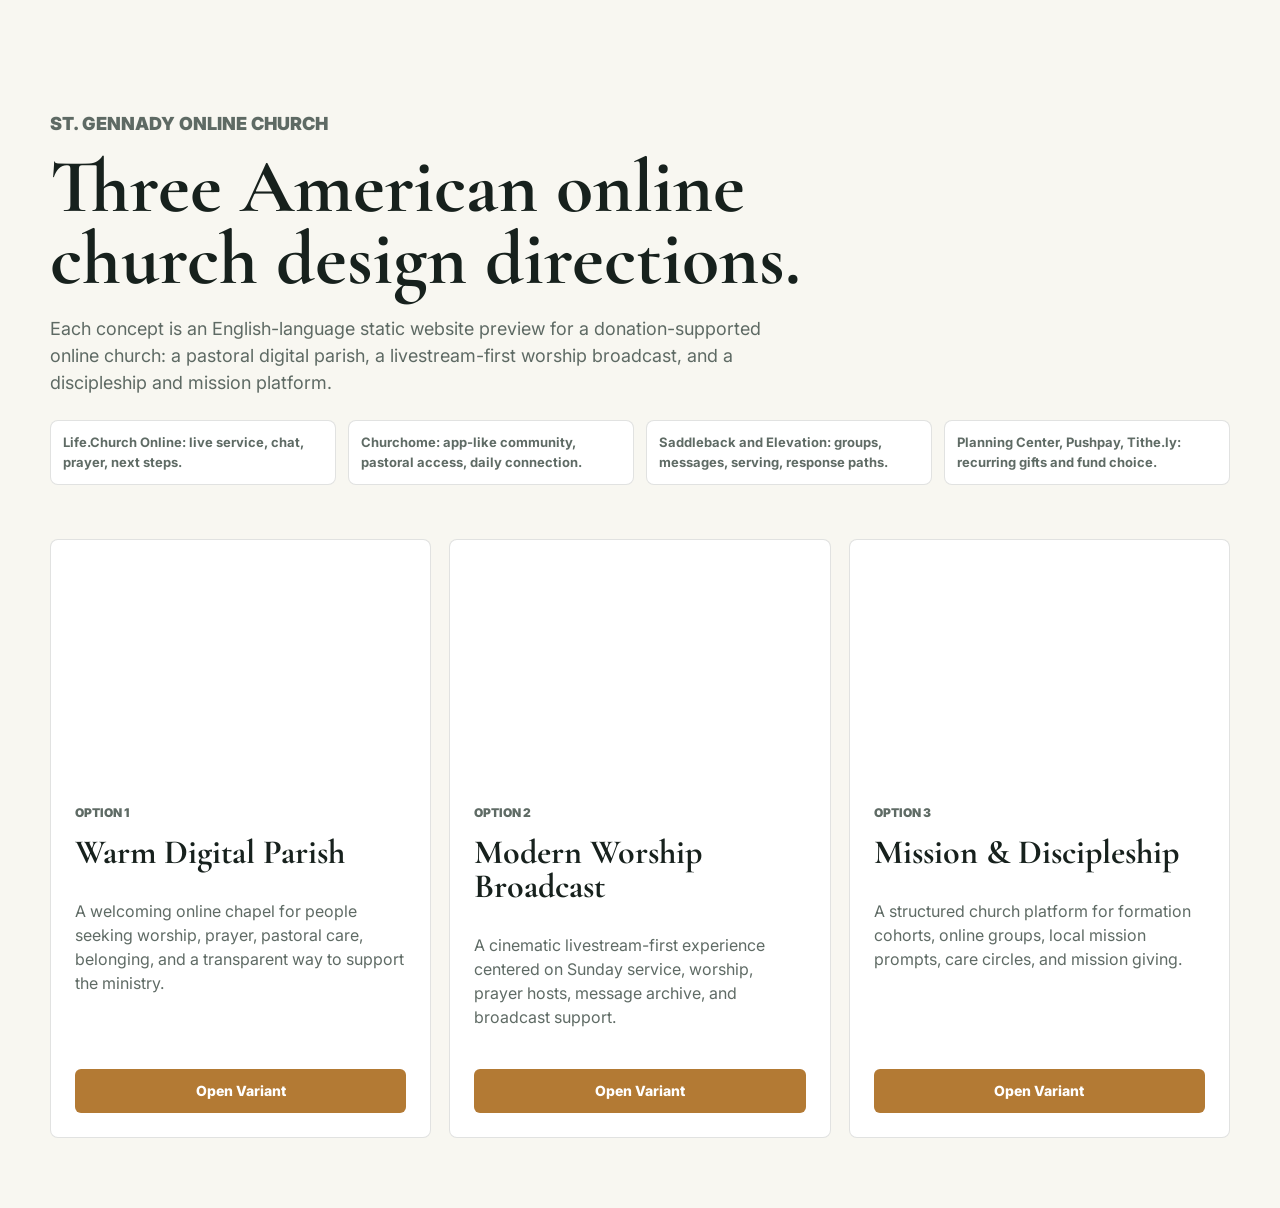
<file: site-variants/index.html>
<!doctype html>
<html lang="en">
  <head>
    <meta charset="utf-8">
    <meta name="viewport" content="width=device-width, initial-scale=1">
    <title>St. Gennady Online Church Design Variants</title>
    <link rel="preconnect" href="https://fonts.googleapis.com">
    <link rel="preconnect" href="https://fonts.gstatic.com" crossorigin>
    <link href="https://fonts.googleapis.com/css2?family=Cormorant+Garamond:wght@600;700&family=Inter:wght@400;600;700;800&display=swap" rel="stylesheet">
    <link rel="stylesheet" href="assets/styles.css">
  </head>
  <body class="preview-page">
    <main>
      <section class="preview-hero">
        <div class="shell">
          <p class="eyebrow">St. Gennady Online Church</p>
          <h1>Three American online church design directions.</h1>
          <p>Each concept is an English-language static website preview for a donation-supported online church: a pastoral digital parish, a livestream-first worship broadcast, and a discipleship and mission platform.</p>
          <div class="research-note" aria-label="Reference patterns used">
            <span>Life.Church Online: live service, chat, prayer, next steps.</span>
            <span>Churchome: app-like community, pastoral access, daily connection.</span>
            <span>Saddleback and Elevation: groups, messages, serving, response paths.</span>
            <span>Planning Center, Pushpay, Tithe.ly: recurring gifts and fund choice.</span>
          </div>
        </div>
      </section>
      <section class="shell preview-grid" aria-label="Design variants">
        <article class="preview-card">
          <div class="preview-image" style="--preview-image:url('https://images.unsplash.com/photo-1507692049790-de58290a4334?auto=format&fit=crop&w=1200&q=80')"></div>
          <div class="preview-content">
            <div>
              <p class="eyebrow">Option 1</p>
              <h2>Warm Digital Parish</h2>
              <p>A welcoming online chapel for people seeking worship, prayer, pastoral care, belonging, and a transparent way to support the ministry.</p>
            </div>
            <a class="button primary" href="warm-digital-parish/">Open Variant</a>
          </div>
        </article>
        <article class="preview-card">
          <div class="preview-image" style="--preview-image:url('https://images.unsplash.com/photo-1516450360452-9312f5e86fc7?auto=format&fit=crop&w=1200&q=80')"></div>
          <div class="preview-content">
            <div>
              <p class="eyebrow">Option 2</p>
              <h2>Modern Worship Broadcast</h2>
              <p>A cinematic livestream-first experience centered on Sunday service, worship, prayer hosts, message archive, and broadcast support.</p>
            </div>
            <a class="button primary" href="modern-worship-broadcast/">Open Variant</a>
          </div>
        </article>
        <article class="preview-card">
          <div class="preview-image" style="--preview-image:url('https://images.unsplash.com/photo-1529156069898-49953e39b3ac?auto=format&fit=crop&w=1200&q=80')"></div>
          <div class="preview-content">
            <div>
              <p class="eyebrow">Option 3</p>
              <h2>Mission & Discipleship</h2>
              <p>A structured church platform for formation cohorts, online groups, local mission prompts, care circles, and mission giving.</p>
            </div>
            <a class="button primary" href="mission-discipleship-platform/">Open Variant</a>
          </div>
        </article>
      </section>
    </main>
  </body>
</html>
</file>
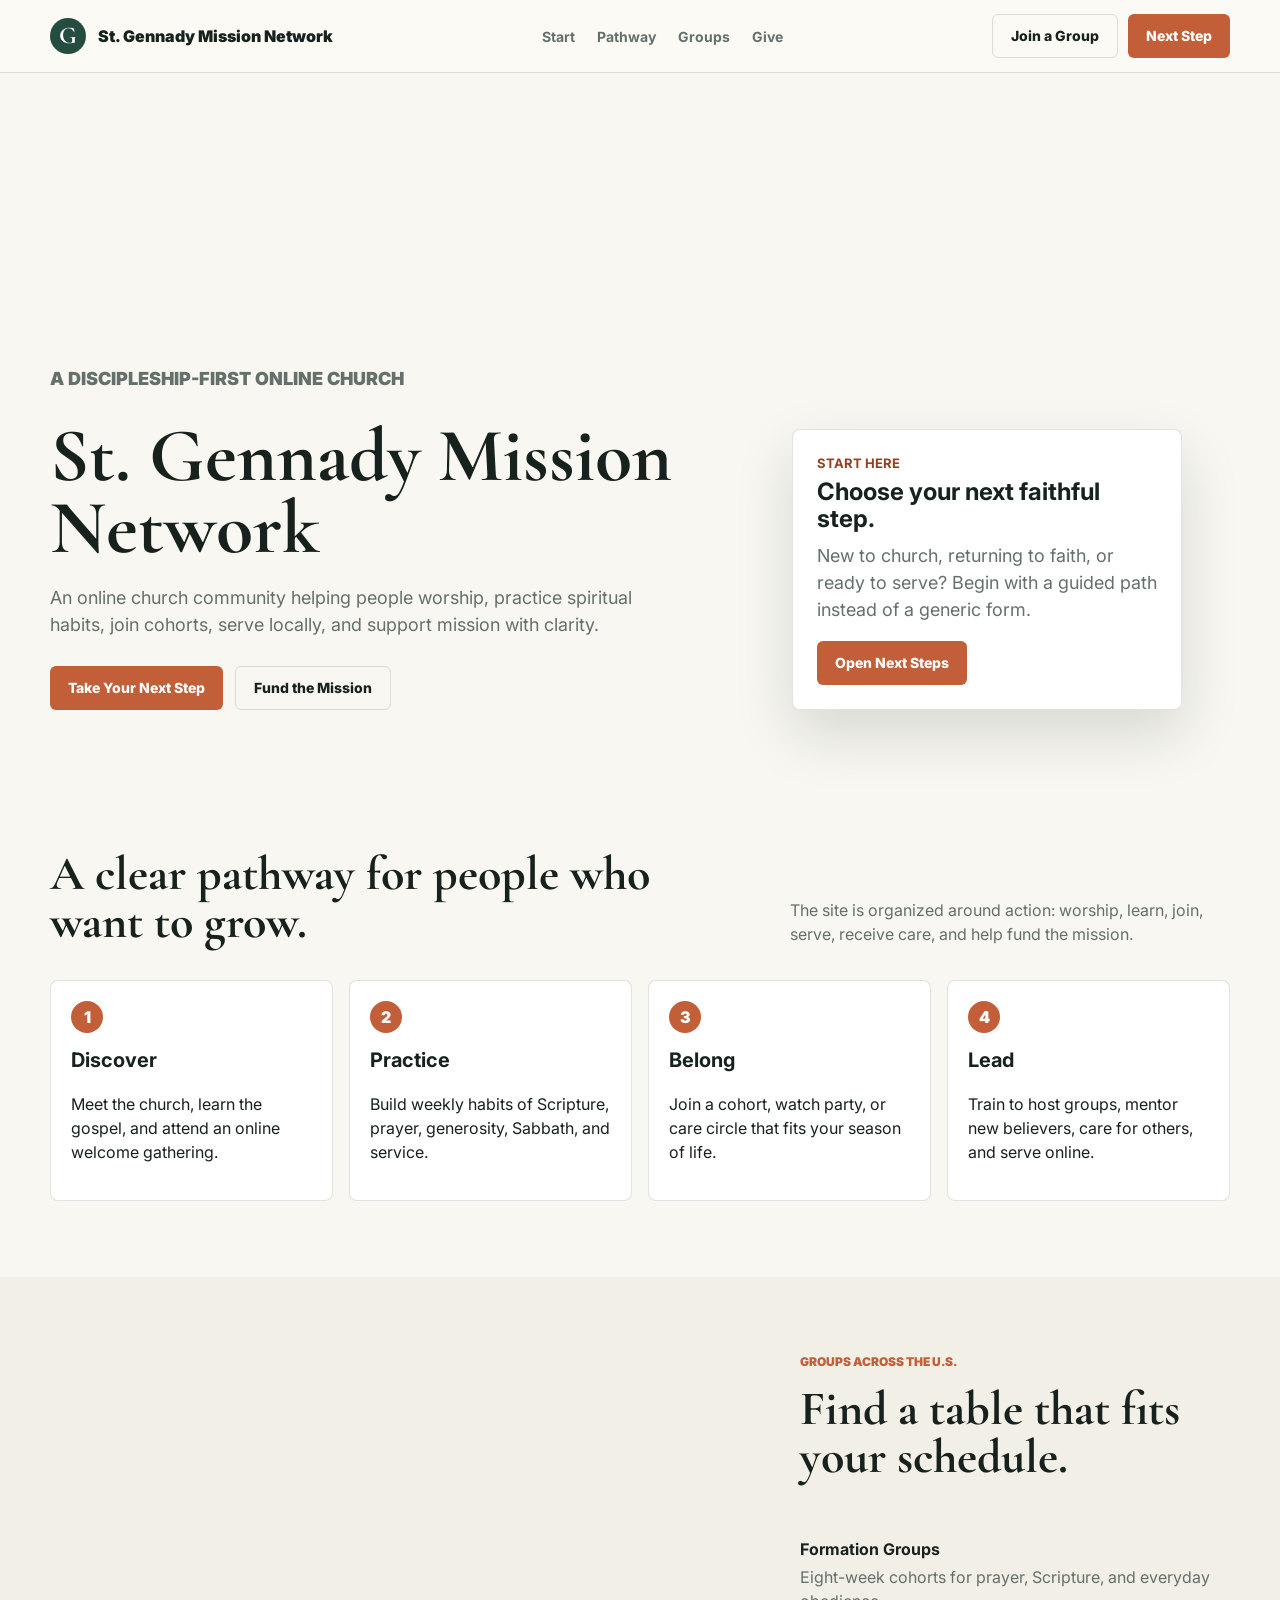
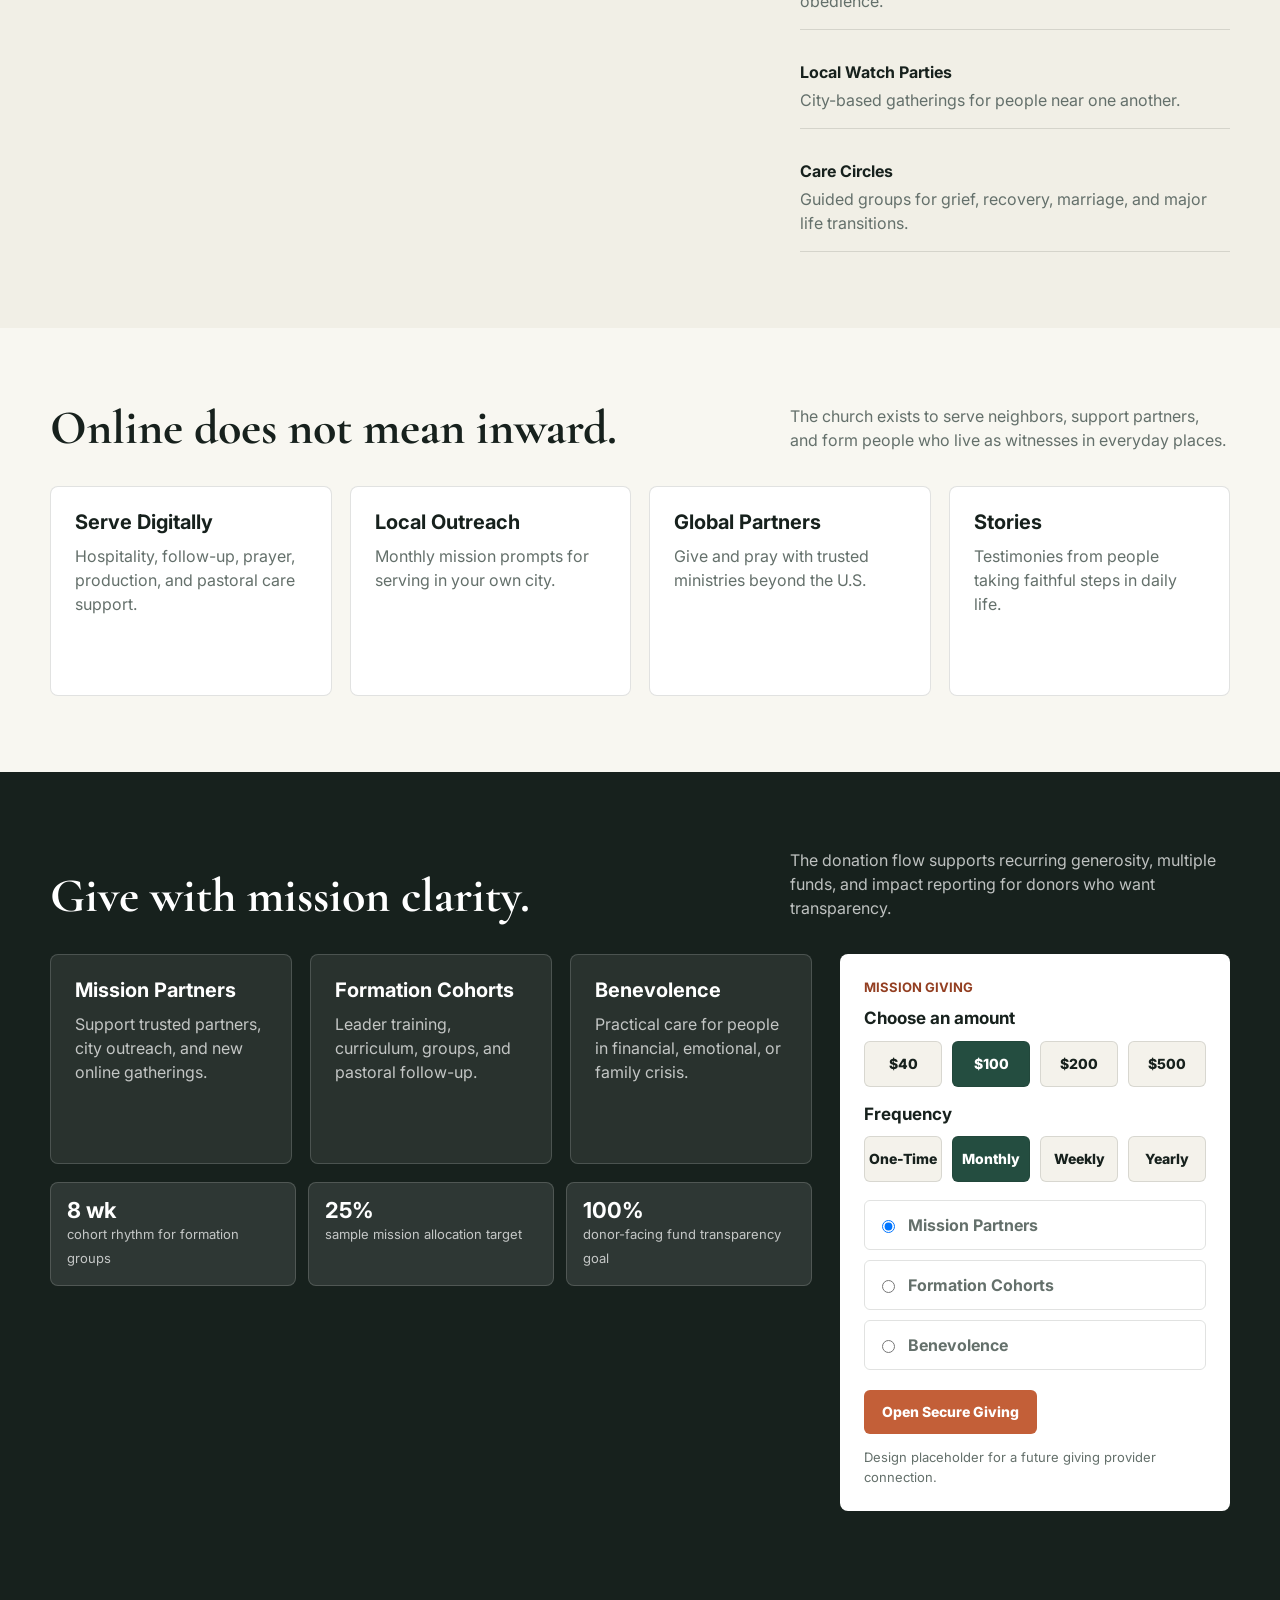
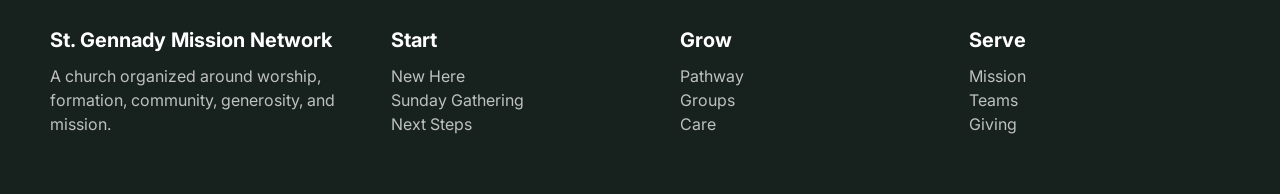
<file: site-variants/mission-discipleship-platform/index.html>
<!doctype html>
<html lang="en">
  <head>
    <meta charset="utf-8">
    <meta name="viewport" content="width=device-width, initial-scale=1">
    <title>St. Gennady Mission Network | Discipleship Platform</title>
    <link rel="preconnect" href="https://fonts.googleapis.com">
    <link rel="preconnect" href="https://fonts.gstatic.com" crossorigin>
    <link href="https://fonts.googleapis.com/css2?family=Cormorant+Garamond:wght@600;700&family=Inter:wght@400;600;700;800&display=swap" rel="stylesheet">
    <link rel="stylesheet" href="../assets/styles.css">
  </head>
  <body class="discipleship-theme" style="--hero-image:url('https://images.unsplash.com/photo-1529156069898-49953e39b3ac?auto=format&fit=crop&w=2200&q=80'); --photo-image:url('https://images.unsplash.com/photo-1517048676732-d65bc937f952?auto=format&fit=crop&w=1400&q=80')">
    <nav class="nav">
      <div class="shell nav-inner">
        <a class="brand" href="../">
          <span class="brand-mark">G</span>
          <span>St. Gennady Mission Network</span>
        </a>
        <div class="nav-links">
          <a href="#start">Start</a>
          <a href="#pathway">Pathway</a>
          <a href="#groups">Groups</a>
          <a href="#give">Give</a>
        </div>
        <div class="nav-actions">
          <a class="button outline" href="#groups">Join a Group</a>
          <a class="button primary" href="#start">Next Step</a>
        </div>
      </div>
    </nav>
    <header class="hero">
      <div class="shell hero-grid">
        <div>
          <p class="eyebrow">A discipleship-first online church</p>
          <h1>St. Gennady Mission Network</h1>
          <p>An online church community helping people worship, practice spiritual habits, join cohorts, serve locally, and support mission with clarity.</p>
          <div class="hero-actions">
            <a class="button primary" href="#start">Take Your Next Step</a>
            <a class="button outline" href="#give">Fund the Mission</a>
          </div>
        </div>
        <aside class="service-panel" id="start">
          <strong>Start Here</strong>
          <h2>Choose your next faithful step.</h2>
          <p>New to church, returning to faith, or ready to serve? Begin with a guided path instead of a generic form.</p>
          <a class="button primary" href="#">Open Next Steps</a>
        </aside>
      </div>
    </header>
    <main>
      <section class="band" id="pathway">
        <div class="shell section-head">
          <h2>A clear pathway for people who want to grow.</h2>
          <p>The site is organized around action: worship, learn, join, serve, receive care, and help fund the mission.</p>
        </div>
        <div class="shell pathway">
          <article class="path-step"><span>1</span><h3>Discover</h3><p>Meet the church, learn the gospel, and attend an online welcome gathering.</p></article>
          <article class="path-step"><span>2</span><h3>Practice</h3><p>Build weekly habits of Scripture, prayer, generosity, Sabbath, and service.</p></article>
          <article class="path-step"><span>3</span><h3>Belong</h3><p>Join a cohort, watch party, or care circle that fits your season of life.</p></article>
          <article class="path-step"><span>4</span><h3>Lead</h3><p>Train to host groups, mentor new believers, care for others, and serve online.</p></article>
        </div>
      </section>
      <section class="band alt" id="groups">
        <div class="shell media-row">
          <div class="photo" role="img" aria-label="A team gathered around a table"></div>
          <div>
            <p class="eyebrow">Groups Across the U.S.</p>
            <h2>Find a table that fits your schedule.</h2>
            <div class="list">
              <div class="list-item"><strong>Formation Groups</strong><span>Eight-week cohorts for prayer, Scripture, and everyday obedience.</span></div>
              <div class="list-item"><strong>Local Watch Parties</strong><span>City-based gatherings for people near one another.</span></div>
              <div class="list-item"><strong>Care Circles</strong><span>Guided groups for grief, recovery, marriage, and major life transitions.</span></div>
            </div>
          </div>
        </div>
      </section>
      <section class="band" id="mission">
        <div class="shell section-head">
          <h2>Online does not mean inward.</h2>
          <p>The church exists to serve neighbors, support partners, and form people who live as witnesses in everyday places.</p>
        </div>
        <div class="shell grid-4">
          <article class="card"><h3>Serve Digitally</h3><p>Hospitality, follow-up, prayer, production, and pastoral care support.</p></article>
          <article class="card"><h3>Local Outreach</h3><p>Monthly mission prompts for serving in your own city.</p></article>
          <article class="card"><h3>Global Partners</h3><p>Give and pray with trusted ministries beyond the U.S.</p></article>
          <article class="card"><h3>Stories</h3><p>Testimonies from people taking faithful steps in daily life.</p></article>
        </div>
      </section>
      <section class="band giving-section" id="give">
        <div class="shell section-head">
          <h2>Give with mission clarity.</h2>
          <p>The donation flow supports recurring generosity, multiple funds, and impact reporting for donors who want transparency.</p>
        </div>
        <div class="shell donation-layout">
          <div>
            <div class="funds-grid">
              <article class="card"><h3>Mission Partners</h3><p>Support trusted partners, city outreach, and new online gatherings.</p></article>
              <article class="card"><h3>Formation Cohorts</h3><p>Leader training, curriculum, groups, and pastoral follow-up.</p></article>
              <article class="card"><h3>Benevolence</h3><p>Practical care for people in financial, emotional, or family crisis.</p></article>
            </div>
            <div class="impact-strip">
              <div class="impact-tile"><strong>8 wk</strong><span>cohort rhythm for formation groups</span></div>
              <div class="impact-tile"><strong>25%</strong><span>sample mission allocation target</span></div>
              <div class="impact-tile"><strong>100%</strong><span>donor-facing fund transparency goal</span></div>
            </div>
          </div>
          <form class="donation-form" aria-label="Donation prototype">
            <strong>Mission giving</strong>
            <h3>Choose an amount</h3>
            <div class="amount-row">
              <button type="button">$40</button>
              <button type="button" class="is-active">$100</button>
              <button type="button">$200</button>
              <button type="button">$500</button>
            </div>
            <h3>Frequency</h3>
            <div class="frequency-row">
              <button type="button">One-Time</button>
              <button type="button" class="is-active">Monthly</button>
              <button type="button">Weekly</button>
              <button type="button">Yearly</button>
            </div>
            <div class="fund-select">
              <label><input type="radio" name="mission-fund" checked> Mission Partners</label>
              <label><input type="radio" name="mission-fund"> Formation Cohorts</label>
              <label><input type="radio" name="mission-fund"> Benevolence</label>
            </div>
            <button class="button primary" type="button">Open Secure Giving</button>
            <p class="trust-note">Design placeholder for a future giving provider connection.</p>
          </form>
        </div>
      </section>
    </main>
    <footer class="footer">
      <div class="shell footer-grid">
        <div><h3>St. Gennady Mission Network</h3><p>A church organized around worship, formation, community, generosity, and mission.</p></div>
        <div><h3>Start</h3><p>New Here<br>Sunday Gathering<br>Next Steps</p></div>
        <div><h3>Grow</h3><p>Pathway<br>Groups<br>Care</p></div>
        <div><h3>Serve</h3><p>Mission<br>Teams<br>Giving</p></div>
      </div>
    </footer>
  </body>
</html>
</file>
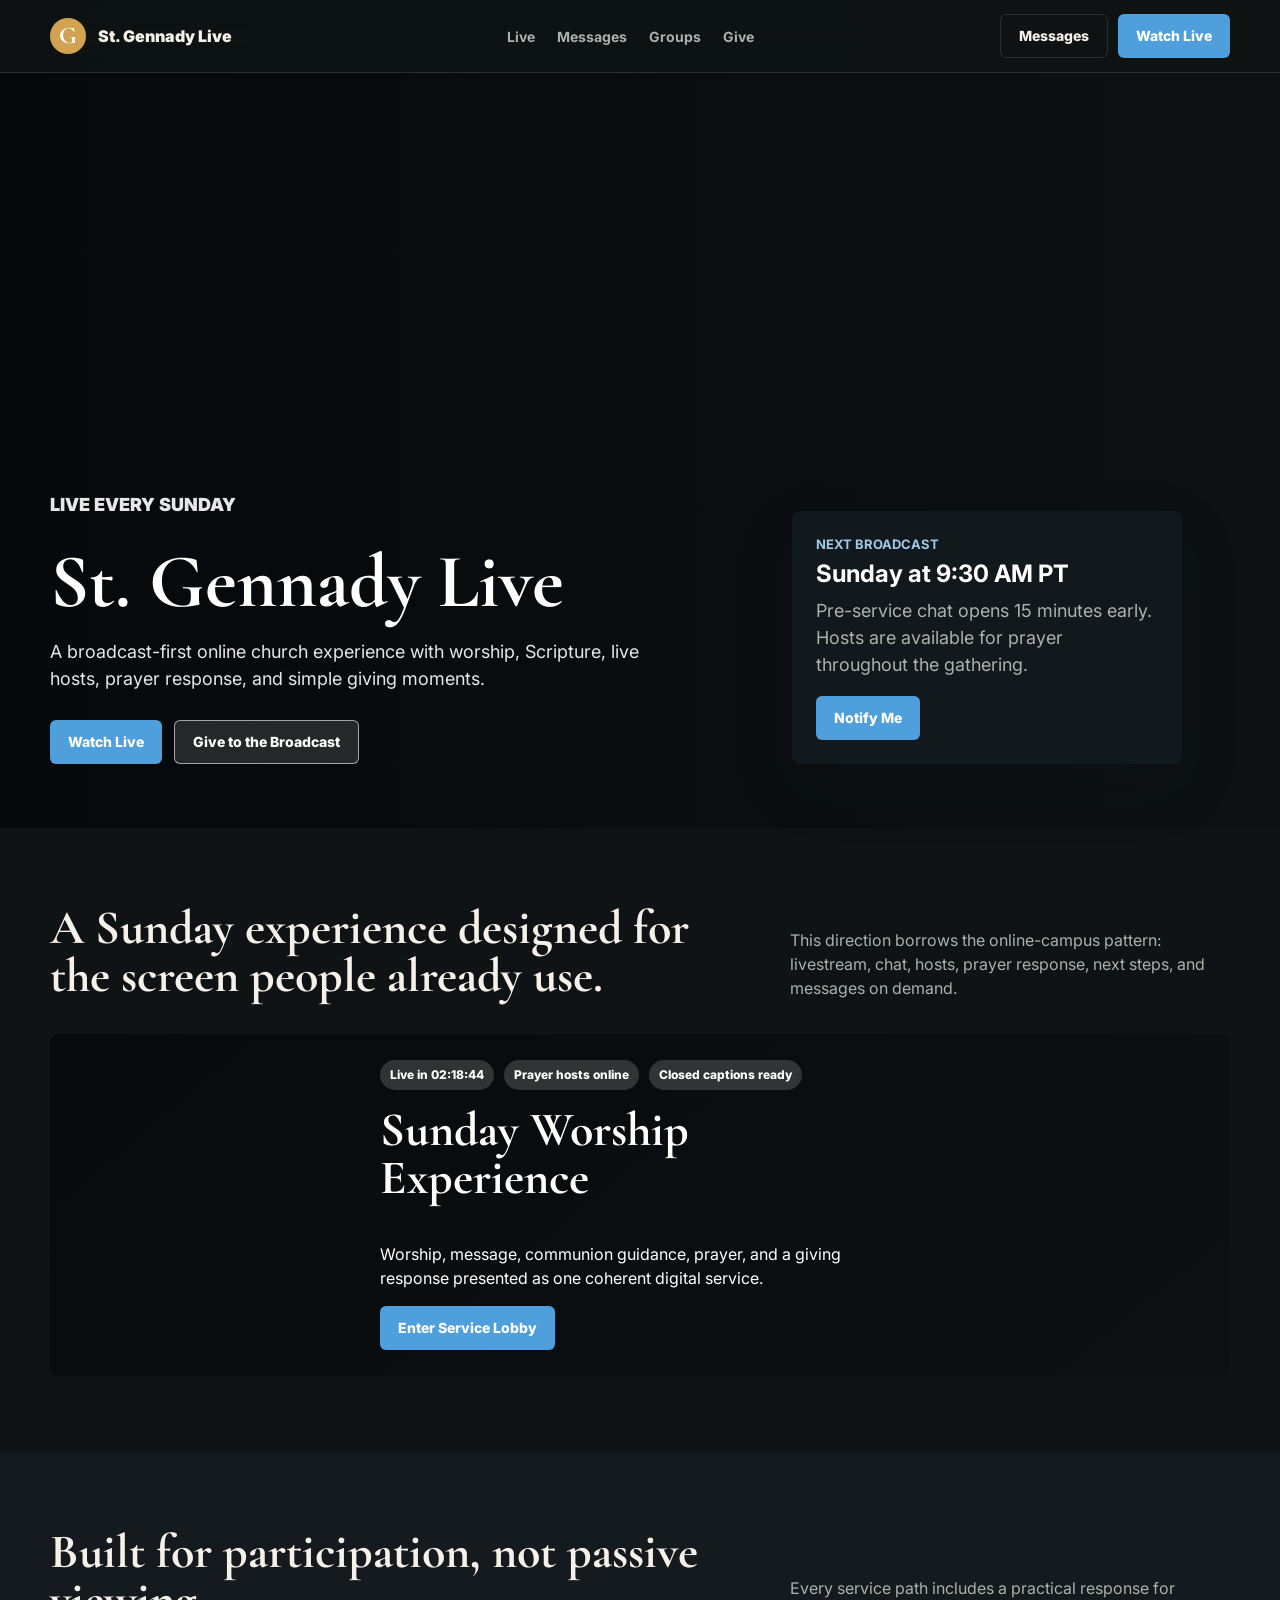
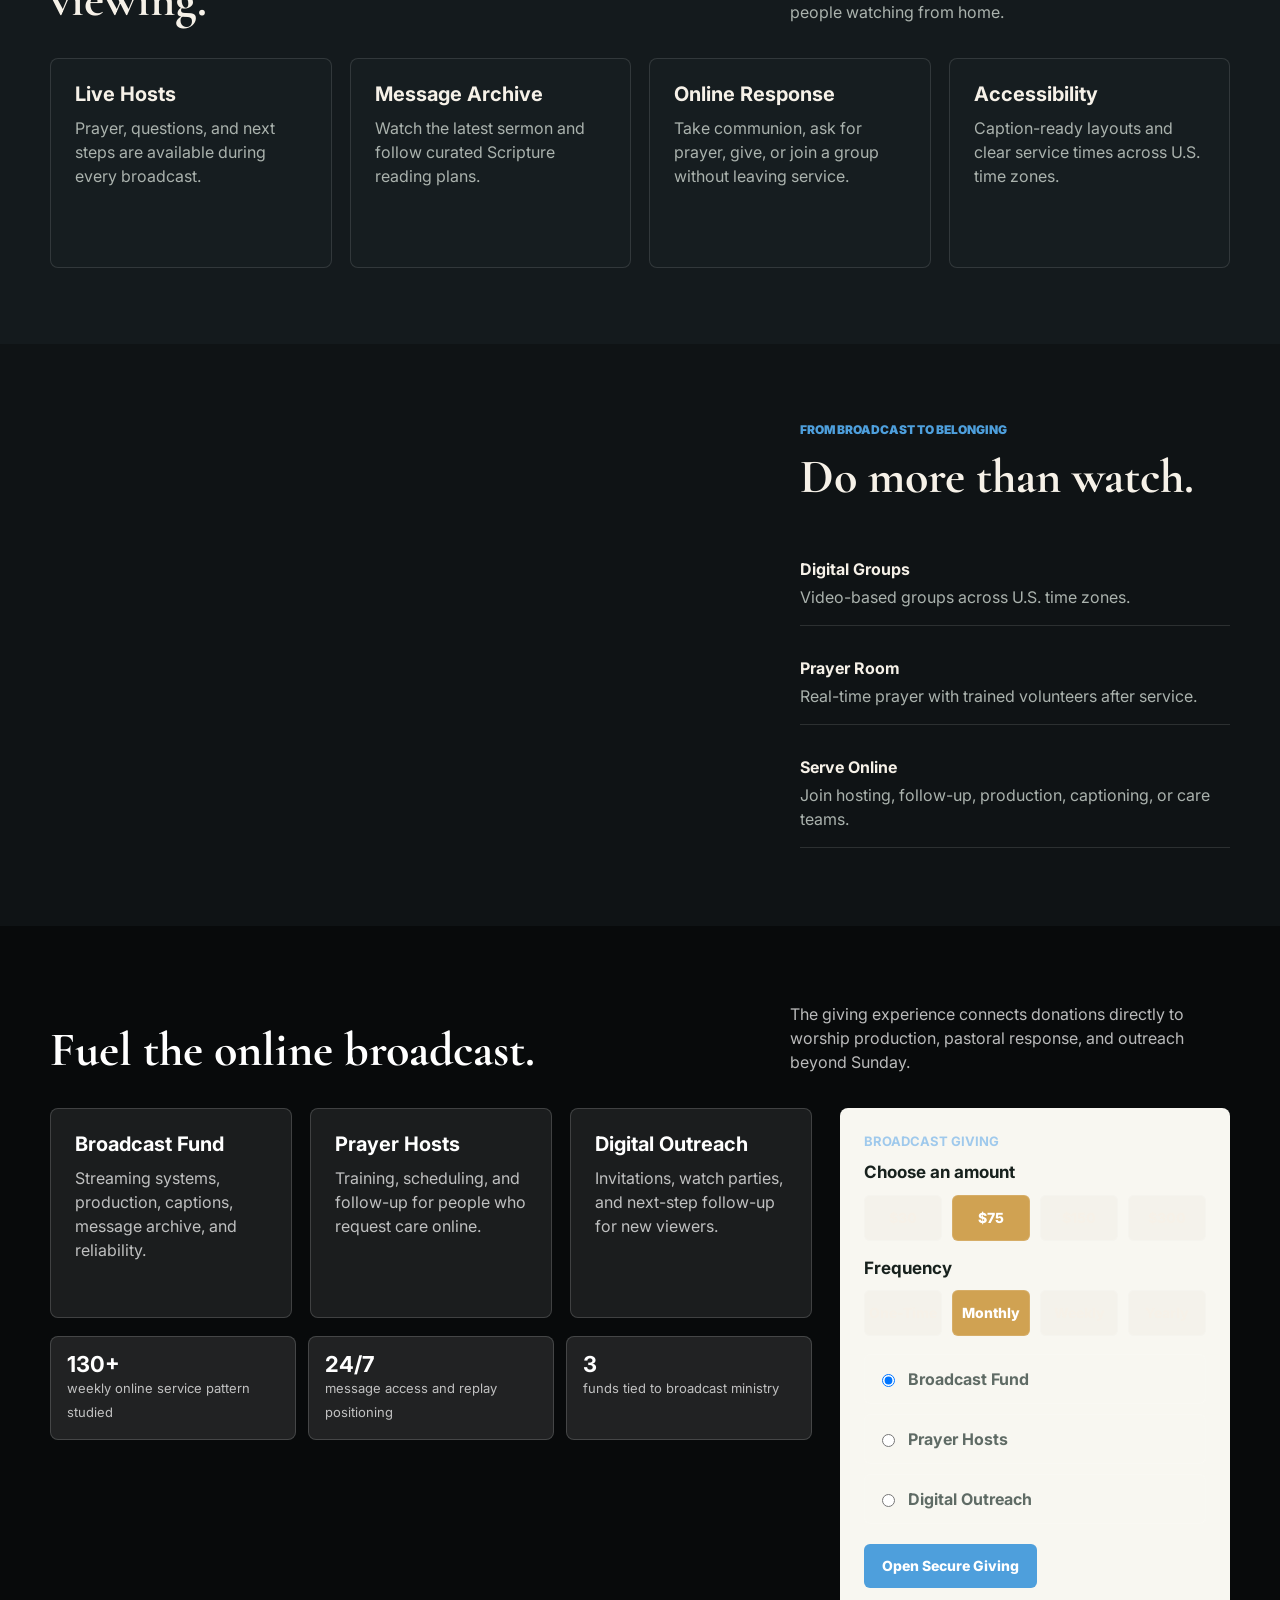
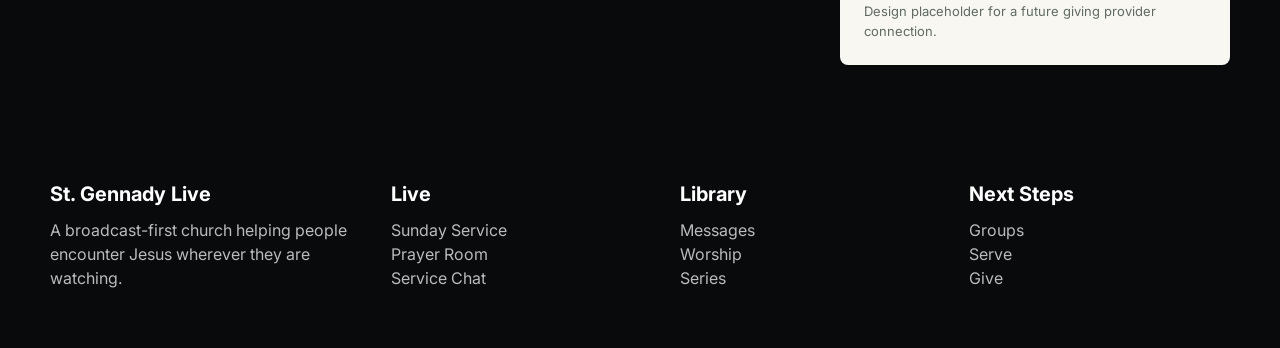
<file: site-variants/modern-worship-broadcast/index.html>
<!doctype html>
<html lang="en">
  <head>
    <meta charset="utf-8">
    <meta name="viewport" content="width=device-width, initial-scale=1">
    <title>St. Gennady Live | Modern Worship Broadcast</title>
    <link rel="preconnect" href="https://fonts.googleapis.com">
    <link rel="preconnect" href="https://fonts.gstatic.com" crossorigin>
    <link href="https://fonts.googleapis.com/css2?family=Cormorant+Garamond:wght@600;700&family=Inter:wght@400;600;700;800&display=swap" rel="stylesheet">
    <link rel="stylesheet" href="../assets/styles.css">
  </head>
  <body class="dark-theme" style="--hero-image:url('https://images.unsplash.com/photo-1516450360452-9312f5e86fc7?auto=format&fit=crop&w=2200&q=80'); --photo-image:url('https://images.unsplash.com/photo-1492684223066-81342ee5ff30?auto=format&fit=crop&w=1400&q=80')">
    <nav class="nav">
      <div class="shell nav-inner">
        <a class="brand" href="../">
          <span class="brand-mark">G</span>
          <span>St. Gennady Live</span>
        </a>
        <div class="nav-links">
          <a href="#live">Live</a>
          <a href="#messages">Messages</a>
          <a href="#groups">Groups</a>
          <a href="#give">Give</a>
        </div>
        <div class="nav-actions">
          <a class="button outline" href="#messages">Messages</a>
          <a class="button primary" href="#live">Watch Live</a>
        </div>
      </div>
    </nav>
    <header class="hero">
      <div class="shell hero-grid">
        <div>
          <p class="eyebrow">Live every Sunday</p>
          <h1>St. Gennady Live</h1>
          <p>A broadcast-first online church experience with worship, Scripture, live hosts, prayer response, and simple giving moments.</p>
          <div class="hero-actions">
            <a class="button primary" href="#live">Watch Live</a>
            <a class="button secondary" href="#give">Give to the Broadcast</a>
          </div>
        </div>
        <aside class="service-panel" id="live">
          <strong>Next Broadcast</strong>
          <h2>Sunday at 9:30 AM PT</h2>
          <p>Pre-service chat opens 15 minutes early. Hosts are available for prayer throughout the gathering.</p>
          <a class="button primary" href="#">Notify Me</a>
        </aside>
      </div>
    </header>
    <main>
      <section class="band" id="messages">
        <div class="shell section-head">
          <h2>A Sunday experience designed for the screen people already use.</h2>
          <p>This direction borrows the online-campus pattern: livestream, chat, hosts, prayer response, next steps, and messages on demand.</p>
        </div>
        <div class="shell live-frame" role="img" aria-label="Livestream preview">
          <div class="live-frame-content">
            <div class="live-meta">
              <span>Live in 02:18:44</span>
              <span>Prayer hosts online</span>
              <span>Closed captions ready</span>
            </div>
            <h2>Sunday Worship Experience</h2>
            <p>Worship, message, communion guidance, prayer, and a giving response presented as one coherent digital service.</p>
            <a class="button primary" href="#">Enter Service Lobby</a>
          </div>
        </div>
      </section>
      <section class="band alt">
        <div class="shell section-head">
          <h2>Built for participation, not passive viewing.</h2>
          <p>Every service path includes a practical response for people watching from home.</p>
        </div>
        <div class="shell grid-4">
          <article class="card"><h3>Live Hosts</h3><p>Prayer, questions, and next steps are available during every broadcast.</p></article>
          <article class="card"><h3>Message Archive</h3><p>Watch the latest sermon and follow curated Scripture reading plans.</p></article>
          <article class="card"><h3>Online Response</h3><p>Take communion, ask for prayer, give, or join a group without leaving service.</p></article>
          <article class="card"><h3>Accessibility</h3><p>Caption-ready layouts and clear service times across U.S. time zones.</p></article>
        </div>
      </section>
      <section class="band" id="groups">
        <div class="shell media-row">
          <div class="photo" role="img" aria-label="Live worship event"></div>
          <div>
            <p class="eyebrow">From Broadcast to Belonging</p>
            <h2>Do more than watch.</h2>
            <div class="list">
              <div class="list-item"><strong>Digital Groups</strong><span>Video-based groups across U.S. time zones.</span></div>
              <div class="list-item"><strong>Prayer Room</strong><span>Real-time prayer with trained volunteers after service.</span></div>
              <div class="list-item"><strong>Serve Online</strong><span>Join hosting, follow-up, production, captioning, or care teams.</span></div>
            </div>
          </div>
        </div>
      </section>
      <section class="band giving-section" id="give">
        <div class="shell section-head">
          <h2>Fuel the online broadcast.</h2>
          <p>The giving experience connects donations directly to worship production, pastoral response, and outreach beyond Sunday.</p>
        </div>
        <div class="shell donation-layout">
          <div>
            <div class="funds-grid">
              <article class="card"><h3>Broadcast Fund</h3><p>Streaming systems, production, captions, message archive, and reliability.</p></article>
              <article class="card"><h3>Prayer Hosts</h3><p>Training, scheduling, and follow-up for people who request care online.</p></article>
              <article class="card"><h3>Digital Outreach</h3><p>Invitations, watch parties, and next-step follow-up for new viewers.</p></article>
            </div>
            <div class="impact-strip">
              <div class="impact-tile"><strong>130+</strong><span>weekly online service pattern studied</span></div>
              <div class="impact-tile"><strong>24/7</strong><span>message access and replay positioning</span></div>
              <div class="impact-tile"><strong>3</strong><span>funds tied to broadcast ministry</span></div>
            </div>
          </div>
          <form class="donation-form" aria-label="Donation prototype">
            <strong>Broadcast giving</strong>
            <h3>Choose an amount</h3>
            <div class="amount-row">
              <button type="button">$30</button>
              <button type="button" class="is-active">$75</button>
              <button type="button">$150</button>
              <button type="button">$300</button>
            </div>
            <h3>Frequency</h3>
            <div class="frequency-row">
              <button type="button">One-Time</button>
              <button type="button" class="is-active">Monthly</button>
              <button type="button">Weekly</button>
              <button type="button">Yearly</button>
            </div>
            <div class="fund-select">
              <label><input type="radio" name="live-fund" checked> Broadcast Fund</label>
              <label><input type="radio" name="live-fund"> Prayer Hosts</label>
              <label><input type="radio" name="live-fund"> Digital Outreach</label>
            </div>
            <button class="button primary" type="button">Open Secure Giving</button>
            <p class="trust-note">Design placeholder for a future giving provider connection.</p>
          </form>
        </div>
      </section>
    </main>
    <footer class="footer">
      <div class="shell footer-grid">
        <div><h3>St. Gennady Live</h3><p>A broadcast-first church helping people encounter Jesus wherever they are watching.</p></div>
        <div><h3>Live</h3><p>Sunday Service<br>Prayer Room<br>Service Chat</p></div>
        <div><h3>Library</h3><p>Messages<br>Worship<br>Series</p></div>
        <div><h3>Next Steps</h3><p>Groups<br>Serve<br>Give</p></div>
      </div>
    </footer>
  </body>
</html>
</file>
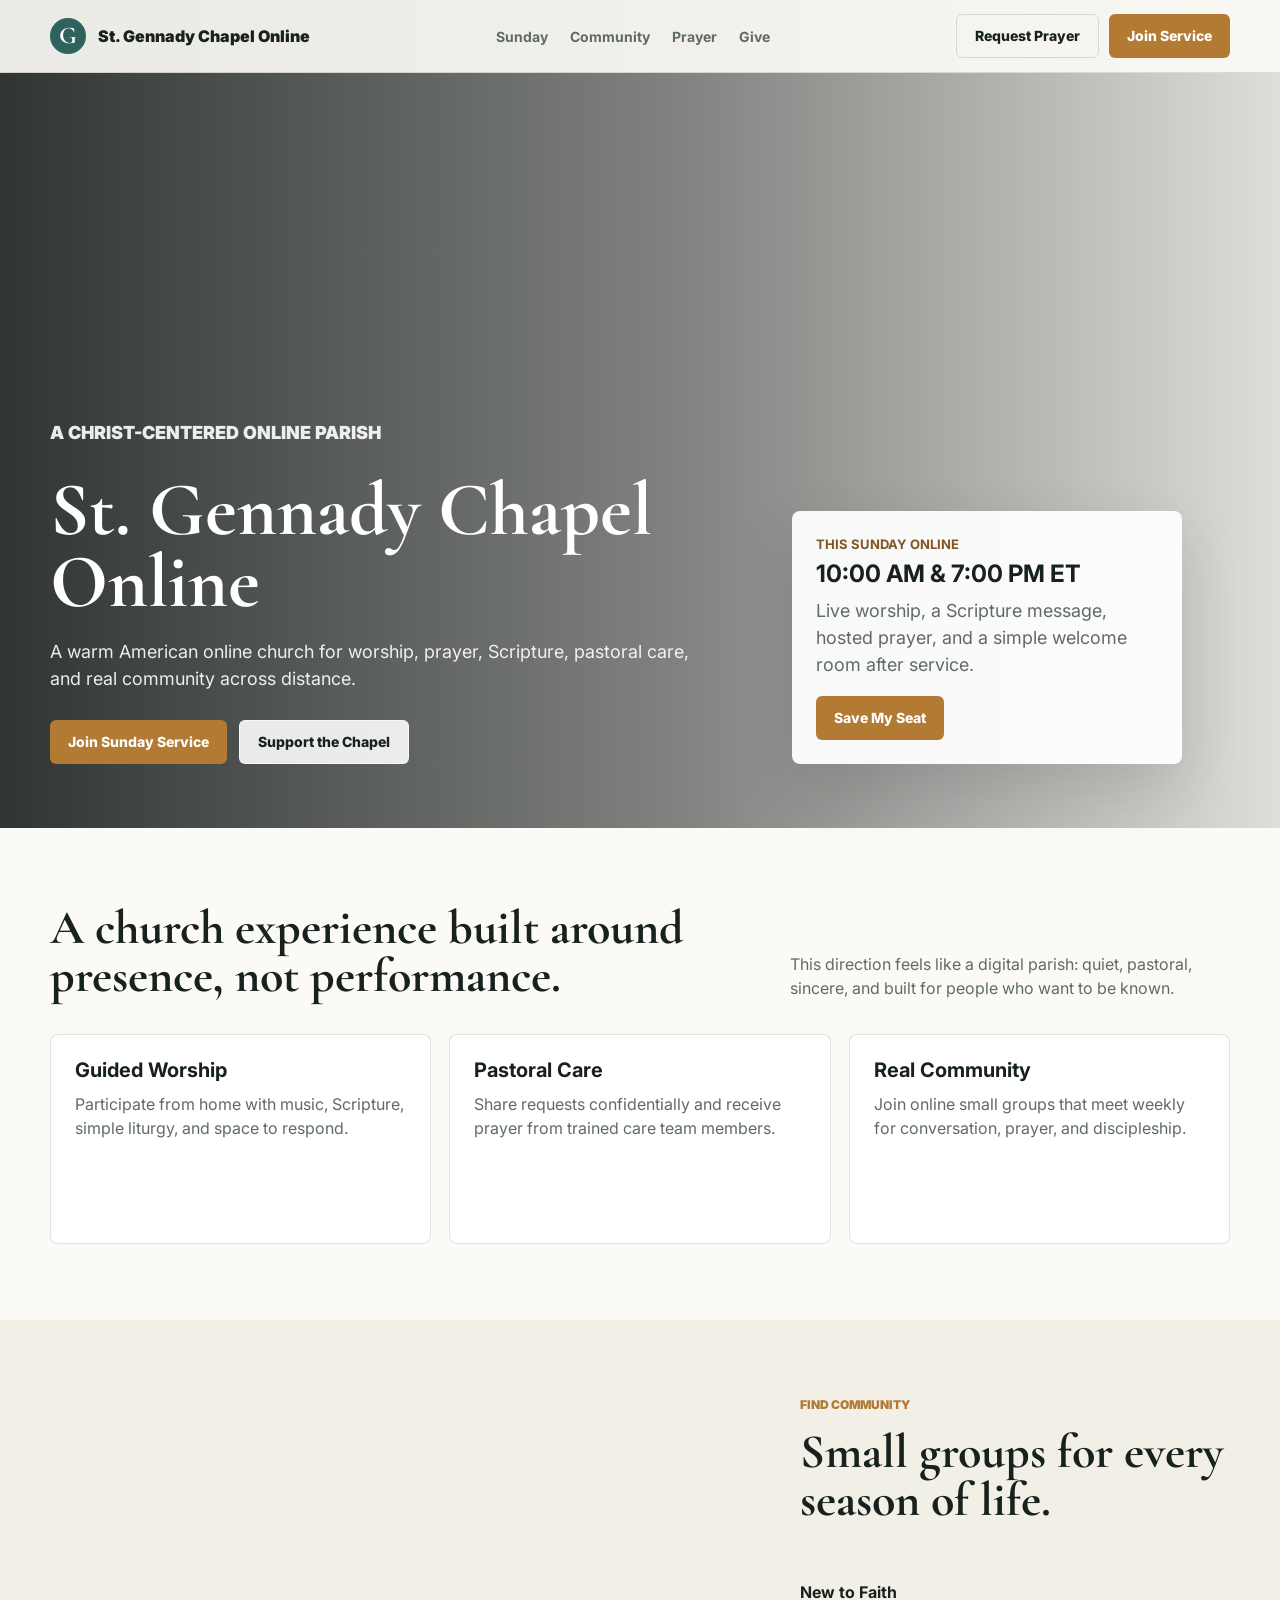
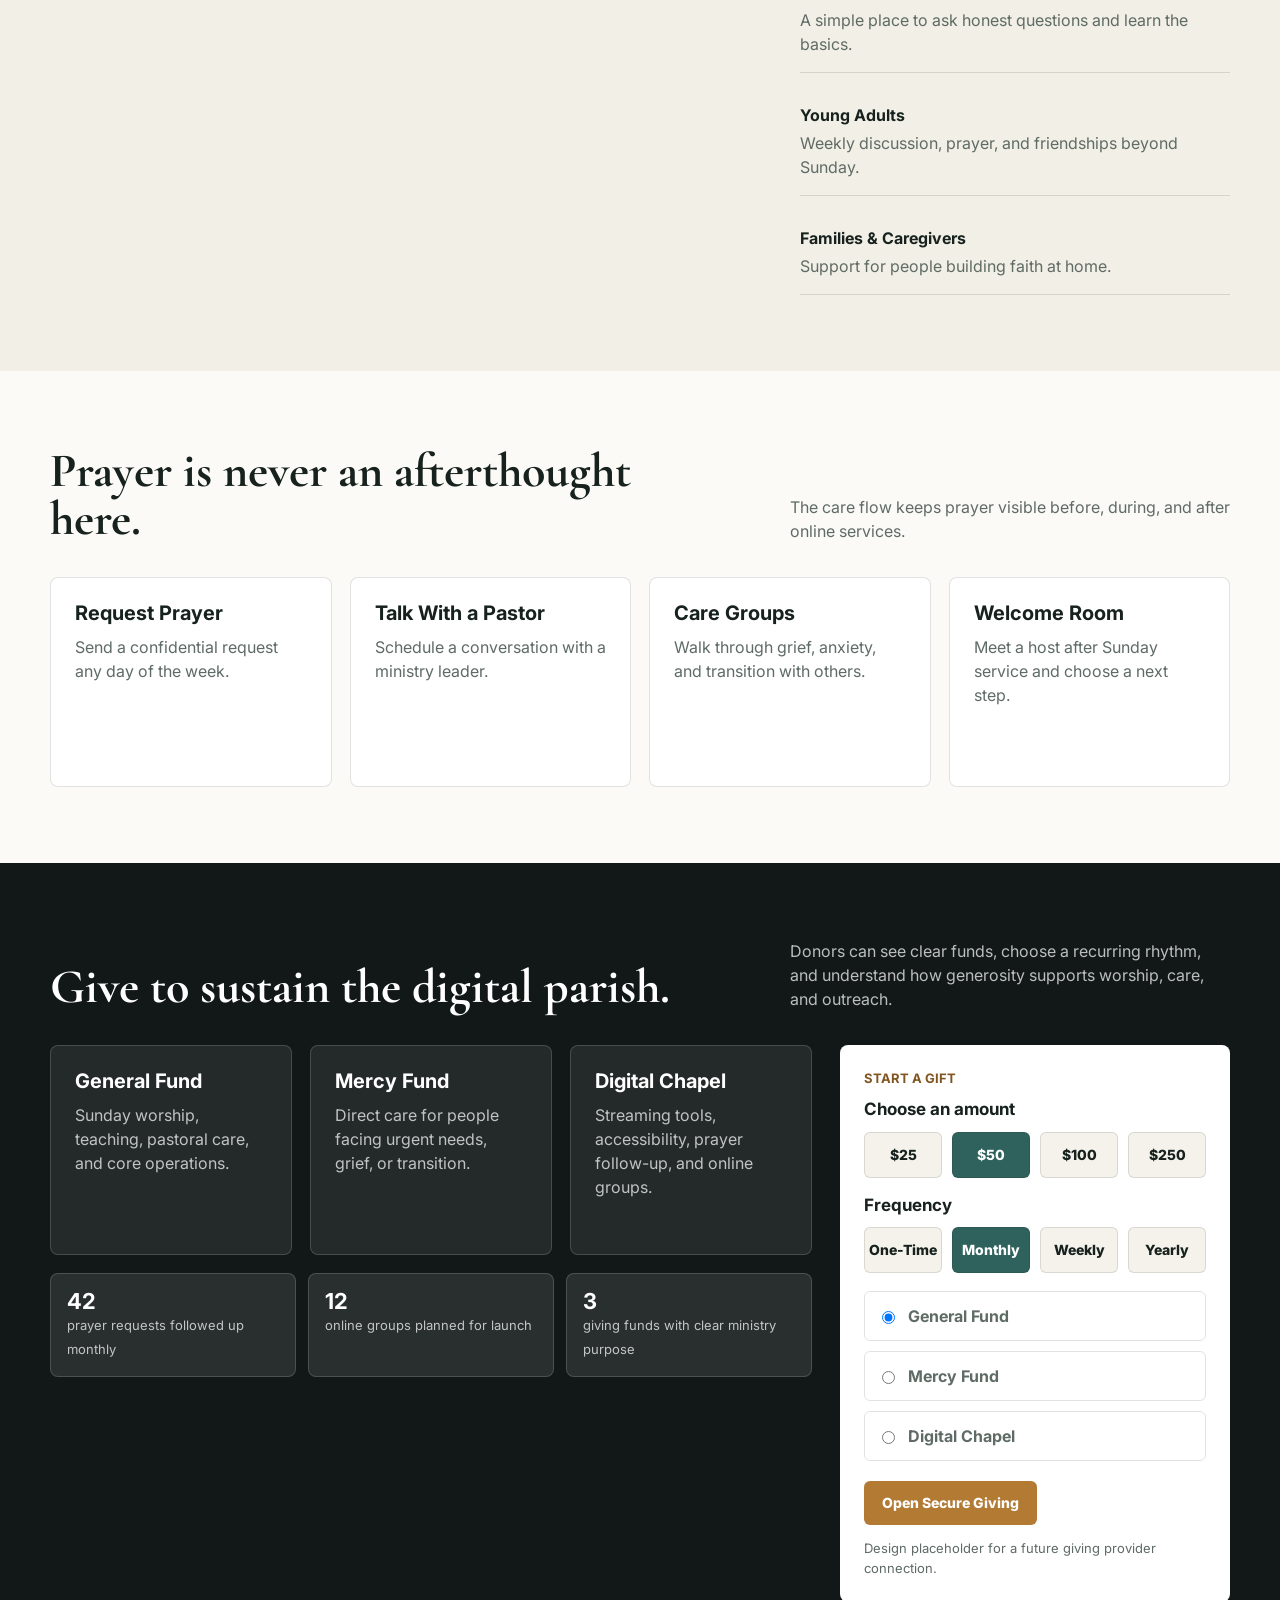
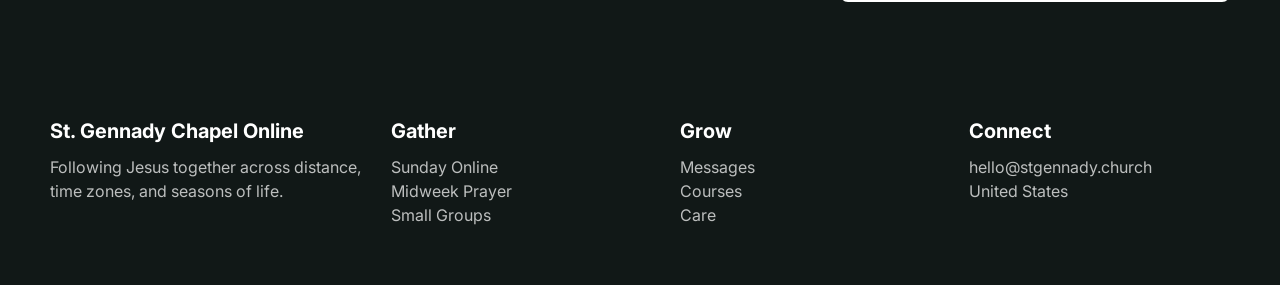
<file: site-variants/warm-digital-parish/index.html>
<!doctype html>
<html lang="en">
  <head>
    <meta charset="utf-8">
    <meta name="viewport" content="width=device-width, initial-scale=1">
    <title>St. Gennady Chapel Online | Warm Digital Parish</title>
    <link rel="preconnect" href="https://fonts.googleapis.com">
    <link rel="preconnect" href="https://fonts.gstatic.com" crossorigin>
    <link href="https://fonts.googleapis.com/css2?family=Cormorant+Garamond:wght@600;700&family=Inter:wght@400;600;700;800&display=swap" rel="stylesheet">
    <link rel="stylesheet" href="../assets/styles.css">
  </head>
  <body style="--hero-image:url('https://images.unsplash.com/photo-1507692049790-de58290a4334?auto=format&fit=crop&w=2200&q=80'); --photo-image:url('https://images.unsplash.com/photo-1521737604893-d14cc237f11d?auto=format&fit=crop&w=1400&q=80')">
    <nav class="nav">
      <div class="shell nav-inner">
        <a class="brand" href="../">
          <span class="brand-mark">G</span>
          <span>St. Gennady Chapel Online</span>
        </a>
        <div class="nav-links">
          <a href="#service">Sunday</a>
          <a href="#community">Community</a>
          <a href="#care">Prayer</a>
          <a href="#give">Give</a>
        </div>
        <div class="nav-actions">
          <a class="button outline" href="#care">Request Prayer</a>
          <a class="button primary" href="#service">Join Service</a>
        </div>
      </div>
    </nav>
    <header class="hero">
      <div class="shell hero-grid">
        <div>
          <p class="eyebrow">A Christ-centered online parish</p>
          <h1>St. Gennady Chapel Online</h1>
          <p>A warm American online church for worship, prayer, Scripture, pastoral care, and real community across distance.</p>
          <div class="hero-actions">
            <a class="button primary" href="#service">Join Sunday Service</a>
            <a class="button secondary" href="#give">Support the Chapel</a>
          </div>
        </div>
        <aside class="service-panel" id="service">
          <strong>This Sunday Online</strong>
          <h2>10:00 AM & 7:00 PM ET</h2>
          <p>Live worship, a Scripture message, hosted prayer, and a simple welcome room after service.</p>
          <a class="button primary" href="#">Save My Seat</a>
        </aside>
      </div>
    </header>
    <main>
      <section class="band">
        <div class="shell section-head">
          <h2>A church experience built around presence, not performance.</h2>
          <p>This direction feels like a digital parish: quiet, pastoral, sincere, and built for people who want to be known.</p>
        </div>
        <div class="shell grid-3">
          <article class="card">
            <h3>Guided Worship</h3>
            <p>Participate from home with music, Scripture, simple liturgy, and space to respond.</p>
          </article>
          <article class="card">
            <h3>Pastoral Care</h3>
            <p>Share requests confidentially and receive prayer from trained care team members.</p>
          </article>
          <article class="card">
            <h3>Real Community</h3>
            <p>Join online small groups that meet weekly for conversation, prayer, and discipleship.</p>
          </article>
        </div>
      </section>
      <section class="band alt" id="community">
        <div class="shell media-row">
          <div class="photo" role="img" aria-label="People gathered in conversation"></div>
          <div>
            <p class="eyebrow">Find Community</p>
            <h2>Small groups for every season of life.</h2>
            <div class="list">
              <div class="list-item"><strong>New to Faith</strong><span>A simple place to ask honest questions and learn the basics.</span></div>
              <div class="list-item"><strong>Young Adults</strong><span>Weekly discussion, prayer, and friendships beyond Sunday.</span></div>
              <div class="list-item"><strong>Families & Caregivers</strong><span>Support for people building faith at home.</span></div>
            </div>
          </div>
        </div>
      </section>
      <section class="band" id="care">
        <div class="shell section-head">
          <h2>Prayer is never an afterthought here.</h2>
          <p>The care flow keeps prayer visible before, during, and after online services.</p>
        </div>
        <div class="shell grid-4">
          <article class="card"><h3>Request Prayer</h3><p>Send a confidential request any day of the week.</p></article>
          <article class="card"><h3>Talk With a Pastor</h3><p>Schedule a conversation with a ministry leader.</p></article>
          <article class="card"><h3>Care Groups</h3><p>Walk through grief, anxiety, and transition with others.</p></article>
          <article class="card"><h3>Welcome Room</h3><p>Meet a host after Sunday service and choose a next step.</p></article>
        </div>
      </section>
      <section class="band giving-section" id="give">
        <div class="shell section-head">
          <h2>Give to sustain the digital parish.</h2>
          <p>Donors can see clear funds, choose a recurring rhythm, and understand how generosity supports worship, care, and outreach.</p>
        </div>
        <div class="shell donation-layout">
          <div>
            <div class="funds-grid">
              <article class="card"><h3>General Fund</h3><p>Sunday worship, teaching, pastoral care, and core operations.</p></article>
              <article class="card"><h3>Mercy Fund</h3><p>Direct care for people facing urgent needs, grief, or transition.</p></article>
              <article class="card"><h3>Digital Chapel</h3><p>Streaming tools, accessibility, prayer follow-up, and online groups.</p></article>
            </div>
            <div class="impact-strip">
              <div class="impact-tile"><strong>42</strong><span>prayer requests followed up monthly</span></div>
              <div class="impact-tile"><strong>12</strong><span>online groups planned for launch</span></div>
              <div class="impact-tile"><strong>3</strong><span>giving funds with clear ministry purpose</span></div>
            </div>
          </div>
          <form class="donation-form" aria-label="Donation prototype">
            <strong>Start a gift</strong>
            <h3>Choose an amount</h3>
            <div class="amount-row">
              <button type="button">$25</button>
              <button type="button" class="is-active">$50</button>
              <button type="button">$100</button>
              <button type="button">$250</button>
            </div>
            <h3>Frequency</h3>
            <div class="frequency-row">
              <button type="button">One-Time</button>
              <button type="button" class="is-active">Monthly</button>
              <button type="button">Weekly</button>
              <button type="button">Yearly</button>
            </div>
            <div class="fund-select">
              <label><input type="radio" name="warm-fund" checked> General Fund</label>
              <label><input type="radio" name="warm-fund"> Mercy Fund</label>
              <label><input type="radio" name="warm-fund"> Digital Chapel</label>
            </div>
            <button class="button primary" type="button">Open Secure Giving</button>
            <p class="trust-note">Design placeholder for a future giving provider connection.</p>
          </form>
        </div>
      </section>
    </main>
    <footer class="footer">
      <div class="shell footer-grid">
        <div><h3>St. Gennady Chapel Online</h3><p>Following Jesus together across distance, time zones, and seasons of life.</p></div>
        <div><h3>Gather</h3><p>Sunday Online<br>Midweek Prayer<br>Small Groups</p></div>
        <div><h3>Grow</h3><p>Messages<br>Courses<br>Care</p></div>
        <div><h3>Connect</h3><p>hello@stgennady.church<br>United States</p></div>
      </div>
    </footer>
  </body>
</html>
</file>
<file: site-variants/assets/styles.css>
:root {
  --ink: #17211d;
  --muted: #5f6b65;
  --paper: #fbfaf6;
  --panel: #ffffff;
  --line: rgba(23, 33, 29, 0.13);
  --accent: #b37a34;
  --accent-strong: #805520;
  --secondary: #2f625d;
  --plum: #683f62;
  --deep: #111817;
  --radius: 8px;
  --shadow: 0 24px 60px rgba(22, 29, 25, 0.14);
  --serif: "Cormorant Garamond", Georgia, serif;
  --sans: Inter, ui-sans-serif, system-ui, -apple-system, BlinkMacSystemFont, "Segoe UI", sans-serif;
}

* {
  box-sizing: border-box;
}

html {
  min-width: 320px;
  scroll-behavior: smooth;
}

body {
  margin: 0;
  color: var(--ink);
  background: var(--paper);
  font-family: var(--sans);
  line-height: 1.5;
}

img {
  display: block;
  max-width: 100%;
}

a {
  color: inherit;
  text-decoration: none;
}

button,
.button {
  border: 0;
  border-radius: 6px;
  cursor: pointer;
  display: inline-flex;
  align-items: center;
  justify-content: center;
  gap: 10px;
  min-height: 44px;
  padding: 12px 18px;
  font: 800 14px/1 var(--sans);
  text-align: center;
  white-space: nowrap;
}

.button.primary {
  color: #fff;
  background: var(--accent);
}

.button.secondary {
  color: var(--ink);
  background: rgba(255, 255, 255, 0.88);
  border: 1px solid rgba(255, 255, 255, 0.58);
}

.button.outline {
  color: var(--ink);
  background: transparent;
  border: 1px solid var(--line);
}

.shell {
  width: min(1180px, calc(100% - 40px));
  margin: 0 auto;
}

.nav {
  position: fixed;
  z-index: 20;
  top: 0;
  left: 0;
  right: 0;
  background: rgba(251, 250, 246, 0.92);
  border-bottom: 1px solid var(--line);
  backdrop-filter: blur(18px);
}

.nav-inner {
  min-height: 72px;
  display: flex;
  align-items: center;
  justify-content: space-between;
  gap: 22px;
}

.brand {
  display: flex;
  align-items: center;
  gap: 12px;
  min-width: 210px;
  font-weight: 900;
}

.brand-mark {
  width: 36px;
  height: 36px;
  border-radius: 50%;
  display: grid;
  place-items: center;
  color: #fff;
  background: var(--secondary);
  font-family: var(--serif);
  font-size: 24px;
  line-height: 1;
}

.nav-links {
  display: flex;
  gap: 22px;
  align-items: center;
  color: var(--muted);
  font-size: 14px;
  font-weight: 700;
}

.nav-actions {
  display: flex;
  gap: 10px;
  align-items: center;
}

.hero {
  min-height: 92vh;
  display: grid;
  align-items: end;
  padding: 150px 0 64px;
  color: #fff;
  background-image:
    linear-gradient(90deg, rgba(9, 15, 13, 0.84), rgba(9, 15, 13, 0.5) 54%, rgba(9, 15, 13, 0.12)),
    var(--hero-image);
  background-size: cover;
  background-position: center;
}

.hero-grid {
  display: grid;
  grid-template-columns: minmax(0, 700px) minmax(300px, 390px);
  gap: 42px;
  align-items: end;
}

.eyebrow {
  margin: 0 0 14px;
  color: var(--accent);
  font-size: 12px;
  font-weight: 900;
  letter-spacing: 0;
  text-transform: uppercase;
}

h1,
h2,
h3,
p {
  margin-top: 0;
}

h1 {
  margin-bottom: 20px;
  max-width: 820px;
  font-family: var(--serif);
  font-size: 76px;
  line-height: 0.95;
  font-weight: 700;
}

h2 {
  font-family: var(--serif);
  font-size: 48px;
  line-height: 1;
}

h3 {
  font-size: 20px;
  line-height: 1.15;
}

.hero p {
  max-width: 640px;
  margin-bottom: 28px;
  color: rgba(255, 255, 255, 0.9);
  font-size: 18px;
}

.hero-actions {
  display: flex;
  gap: 12px;
  flex-wrap: wrap;
}

.service-panel,
.donation-panel {
  background: rgba(255, 255, 255, 0.94);
  color: var(--ink);
  border-radius: var(--radius);
  padding: 24px;
  box-shadow: var(--shadow);
}

.service-panel strong,
.donation-panel strong {
  display: block;
  margin-bottom: 6px;
  font-size: 13px;
  color: var(--accent-strong);
  text-transform: uppercase;
}

.service-panel h2,
.donation-panel h2 {
  font-family: var(--sans);
  font-size: 24px;
  line-height: 1.1;
  margin-bottom: 10px;
}

.service-panel p,
.donation-panel p {
  color: var(--muted);
  margin-bottom: 18px;
}

.band {
  padding: 76px 0;
}

.band.alt {
  background: #f1efe6;
}

.section-head {
  display: flex;
  justify-content: space-between;
  gap: 28px;
  align-items: end;
  margin-bottom: 34px;
}

.section-head h2 {
  max-width: 680px;
  margin-bottom: 0;
}

.section-head p {
  max-width: 440px;
  margin-bottom: 0;
  color: var(--muted);
}

.grid-3,
.grid-4,
.funds-grid {
  display: grid;
  gap: 18px;
}

.grid-3 {
  grid-template-columns: repeat(3, minmax(0, 1fr));
}

.grid-4 {
  grid-template-columns: repeat(4, minmax(0, 1fr));
}

.funds-grid {
  grid-template-columns: repeat(3, minmax(0, 1fr));
}

.card {
  min-height: 210px;
  padding: 24px;
  background: var(--panel);
  border: 1px solid var(--line);
  border-radius: var(--radius);
}

.card h3 {
  margin-bottom: 10px;
}

.card p {
  color: var(--muted);
  margin-bottom: 0;
}

.media-row {
  display: grid;
  grid-template-columns: minmax(0, 1fr) minmax(300px, 430px);
  gap: 36px;
  align-items: center;
}

.photo {
  min-height: 430px;
  border-radius: var(--radius);
  background: var(--photo-image) center/cover;
}

.list {
  display: grid;
  gap: 14px;
}

.list-item {
  padding: 16px 0;
  border-bottom: 1px solid var(--line);
}

.list-item strong {
  display: block;
  margin-bottom: 4px;
}

.list-item span {
  color: var(--muted);
}

.giving-section {
  background: var(--deep);
  color: #fff;
}

.giving-section .section-head p,
.giving-section .card p,
.giving-section .list-item span {
  color: rgba(255, 255, 255, 0.72);
}

.giving-section .card {
  background: rgba(255, 255, 255, 0.08);
  border-color: rgba(255, 255, 255, 0.16);
}

.donation-layout {
  display: grid;
  grid-template-columns: minmax(0, 1fr) minmax(300px, 390px);
  gap: 28px;
  align-items: start;
}

.donation-form {
  background: #fff;
  color: var(--ink);
  border-radius: var(--radius);
  padding: 24px;
}

.donation-form > strong {
  display: block;
  margin-bottom: 12px;
  color: var(--accent-strong);
  font-size: 13px;
  text-transform: uppercase;
}

.donation-form h3 {
  margin-bottom: 12px;
  font-size: 17px;
}

.amount-row,
.frequency-row {
  display: grid;
  grid-template-columns: repeat(4, minmax(0, 1fr));
  gap: 10px;
  margin-bottom: 18px;
}

.amount-row button,
.frequency-row button {
  min-height: 46px;
  color: var(--ink);
  background: #f4f2eb;
  border: 1px solid var(--line);
}

.amount-row button.is-active,
.frequency-row button.is-active {
  color: #fff;
  background: var(--secondary);
}

.fund-select {
  display: grid;
  gap: 10px;
  margin: 16px 0 20px;
}

.fund-select label {
  display: flex;
  align-items: center;
  gap: 10px;
  padding: 12px;
  border: 1px solid var(--line);
  border-radius: 6px;
  color: var(--muted);
  font-weight: 700;
}

.trust-note {
  margin: 14px 0 0;
  color: var(--muted);
  font-size: 13px;
}

.impact-strip {
  display: grid;
  grid-template-columns: repeat(3, minmax(0, 1fr));
  gap: 12px;
  margin-top: 18px;
}

.impact-tile {
  border-radius: var(--radius);
  padding: 16px;
  background: rgba(255, 255, 255, 0.1);
  border: 1px solid rgba(255, 255, 255, 0.16);
}

.impact-tile strong {
  display: block;
  font-size: 22px;
  line-height: 1;
  color: #fff;
}

.impact-tile span {
  color: rgba(255, 255, 255, 0.72);
  font-size: 13px;
}

.live-frame {
  min-height: 330px;
  display: grid;
  place-items: center;
  padding: 26px;
  background-image:
    linear-gradient(140deg, rgba(6, 8, 10, 0.82), rgba(6, 8, 10, 0.24)),
    var(--photo-image);
  background-size: cover;
  background-position: center;
  border-radius: var(--radius);
  color: #fff;
}

.live-frame-content {
  max-width: 520px;
}

.live-meta {
  display: flex;
  gap: 10px;
  flex-wrap: wrap;
  margin-bottom: 16px;
}

.live-meta span,
.pill {
  display: inline-flex;
  align-items: center;
  min-height: 30px;
  padding: 6px 10px;
  border-radius: 999px;
  background: rgba(255, 255, 255, 0.16);
  color: #fff;
  font-size: 12px;
  font-weight: 800;
}

.pathway {
  display: grid;
  grid-template-columns: repeat(4, minmax(0, 1fr));
  gap: 16px;
}

.path-step {
  min-height: 180px;
  padding: 20px;
  border-radius: var(--radius);
  background: var(--panel);
  border: 1px solid var(--line);
}

.path-step span {
  display: inline-grid;
  place-items: center;
  width: 32px;
  height: 32px;
  margin-bottom: 16px;
  border-radius: 50%;
  color: #fff;
  background: var(--accent);
  font-weight: 900;
}

.footer {
  background: var(--deep);
  color: #fff;
  padding: 42px 0;
}

.footer-grid {
  display: grid;
  grid-template-columns: 1.2fr repeat(3, minmax(120px, 1fr));
  gap: 28px;
}

.footer p,
.footer a {
  color: rgba(255, 255, 255, 0.72);
}

.footer h3 {
  margin-bottom: 12px;
}

.dark-theme {
  --paper: #0f1315;
  --panel: #161d20;
  --ink: #f6f1e8;
  --muted: #aab2ad;
  --line: rgba(255, 255, 255, 0.12);
  --accent: #4e9fdc;
  --accent-strong: #9fc9ec;
  --secondary: #d0a252;
  --deep: #080a0b;
}

.dark-theme .nav {
  background: rgba(15, 19, 21, 0.9);
}

.dark-theme .hero {
  background-image:
    linear-gradient(90deg, rgba(5, 8, 10, 0.9), rgba(5, 8, 10, 0.56) 52%, rgba(5, 8, 10, 0.2)),
    var(--hero-image);
}

.dark-theme .button.secondary {
  color: #fff;
  background: rgba(255, 255, 255, 0.12);
}

.dark-theme .band.alt {
  background: #141a1d;
}

.dark-theme .service-panel,
.dark-theme .donation-panel {
  background: rgba(19, 26, 30, 0.94);
  color: #fff;
}

.dark-theme .donation-form {
  background: #f8f7f1;
  color: #17211d;
}

.dark-theme .donation-form .fund-select label,
.dark-theme .donation-form .trust-note {
  color: #5f6b65;
}

.discipleship-theme {
  --paper: #f8f7f1;
  --panel: #ffffff;
  --ink: #17211d;
  --muted: #64706b;
  --accent: #c35f38;
  --accent-strong: #933f22;
  --secondary: #244d40;
  --deep: #17211d;
}

.discipleship-theme .hero {
  min-height: 86vh;
  background-image:
    linear-gradient(90deg, rgba(248, 247, 241, 0.96), rgba(248, 247, 241, 0.76) 48%, rgba(248, 247, 241, 0.1)),
    var(--hero-image);
  color: var(--ink);
}

.discipleship-theme .hero p {
  color: var(--muted);
}

.discipleship-theme .service-panel {
  border: 1px solid var(--line);
}

.preview-page {
  background: #f8f7f1;
}

.preview-hero {
  padding: 110px 0 54px;
}

.preview-hero h1 {
  color: #17211d;
}

.preview-hero p {
  max-width: 760px;
  color: #5e6a64;
  font-size: 18px;
}

.research-note {
  margin-top: 24px;
  display: grid;
  grid-template-columns: repeat(4, minmax(0, 1fr));
  gap: 12px;
}

.research-note span {
  padding: 12px;
  border: 1px solid var(--line);
  border-radius: var(--radius);
  background: #fff;
  color: var(--muted);
  font-size: 13px;
  font-weight: 700;
}

.preview-grid {
  display: grid;
  grid-template-columns: repeat(3, minmax(0, 1fr));
  gap: 18px;
  padding-bottom: 70px;
}

.preview-card {
  min-height: 560px;
  display: flex;
  flex-direction: column;
  overflow: hidden;
  border: 1px solid var(--line);
  border-radius: var(--radius);
  background: #fff;
}

.preview-image {
  min-height: 240px;
  background: var(--preview-image) center/cover;
}

.preview-content {
  display: flex;
  flex: 1;
  flex-direction: column;
  justify-content: space-between;
  gap: 24px;
  padding: 24px;
}

.preview-content h2 {
  font-size: 34px;
  line-height: 1;
}

.preview-content p {
  color: var(--muted);
}

@media (max-width: 1020px) {
  h1 {
    font-size: 62px;
  }

  h2 {
    font-size: 42px;
  }

  .nav-links {
    display: none;
  }

  .hero-grid,
  .media-row,
  .footer-grid,
  .preview-grid,
  .donation-layout,
  .research-note {
    grid-template-columns: 1fr;
  }

  .grid-3,
  .grid-4,
  .funds-grid,
  .pathway {
    grid-template-columns: repeat(2, minmax(0, 1fr));
  }

  .section-head {
    display: block;
  }

  .section-head p {
    margin-top: 14px;
  }
}

@media (max-width: 640px) {
  .shell {
    width: min(100% - 28px, 1180px);
  }

  .brand {
    min-width: 0;
  }

  .brand span:last-child {
    max-width: 178px;
    white-space: normal;
    line-height: 1.1;
  }

  .nav-actions .outline {
    display: none;
  }

  .hero {
    min-height: auto;
    padding: 128px 0 38px;
  }

  h1 {
    font-size: 44px;
  }

  h2 {
    font-size: 34px;
  }

  .hero p {
    font-size: 16px;
  }

  .service-panel,
  .donation-panel,
  .donation-form {
    padding: 20px;
  }

  .band {
    padding: 54px 0;
  }

  .grid-3,
  .grid-4,
  .funds-grid,
  .pathway,
  .impact-strip,
  .amount-row,
  .frequency-row {
    grid-template-columns: 1fr;
  }

  .photo {
    min-height: 300px;
  }

  .button {
    width: 100%;
    white-space: normal;
  }
}
</file>
